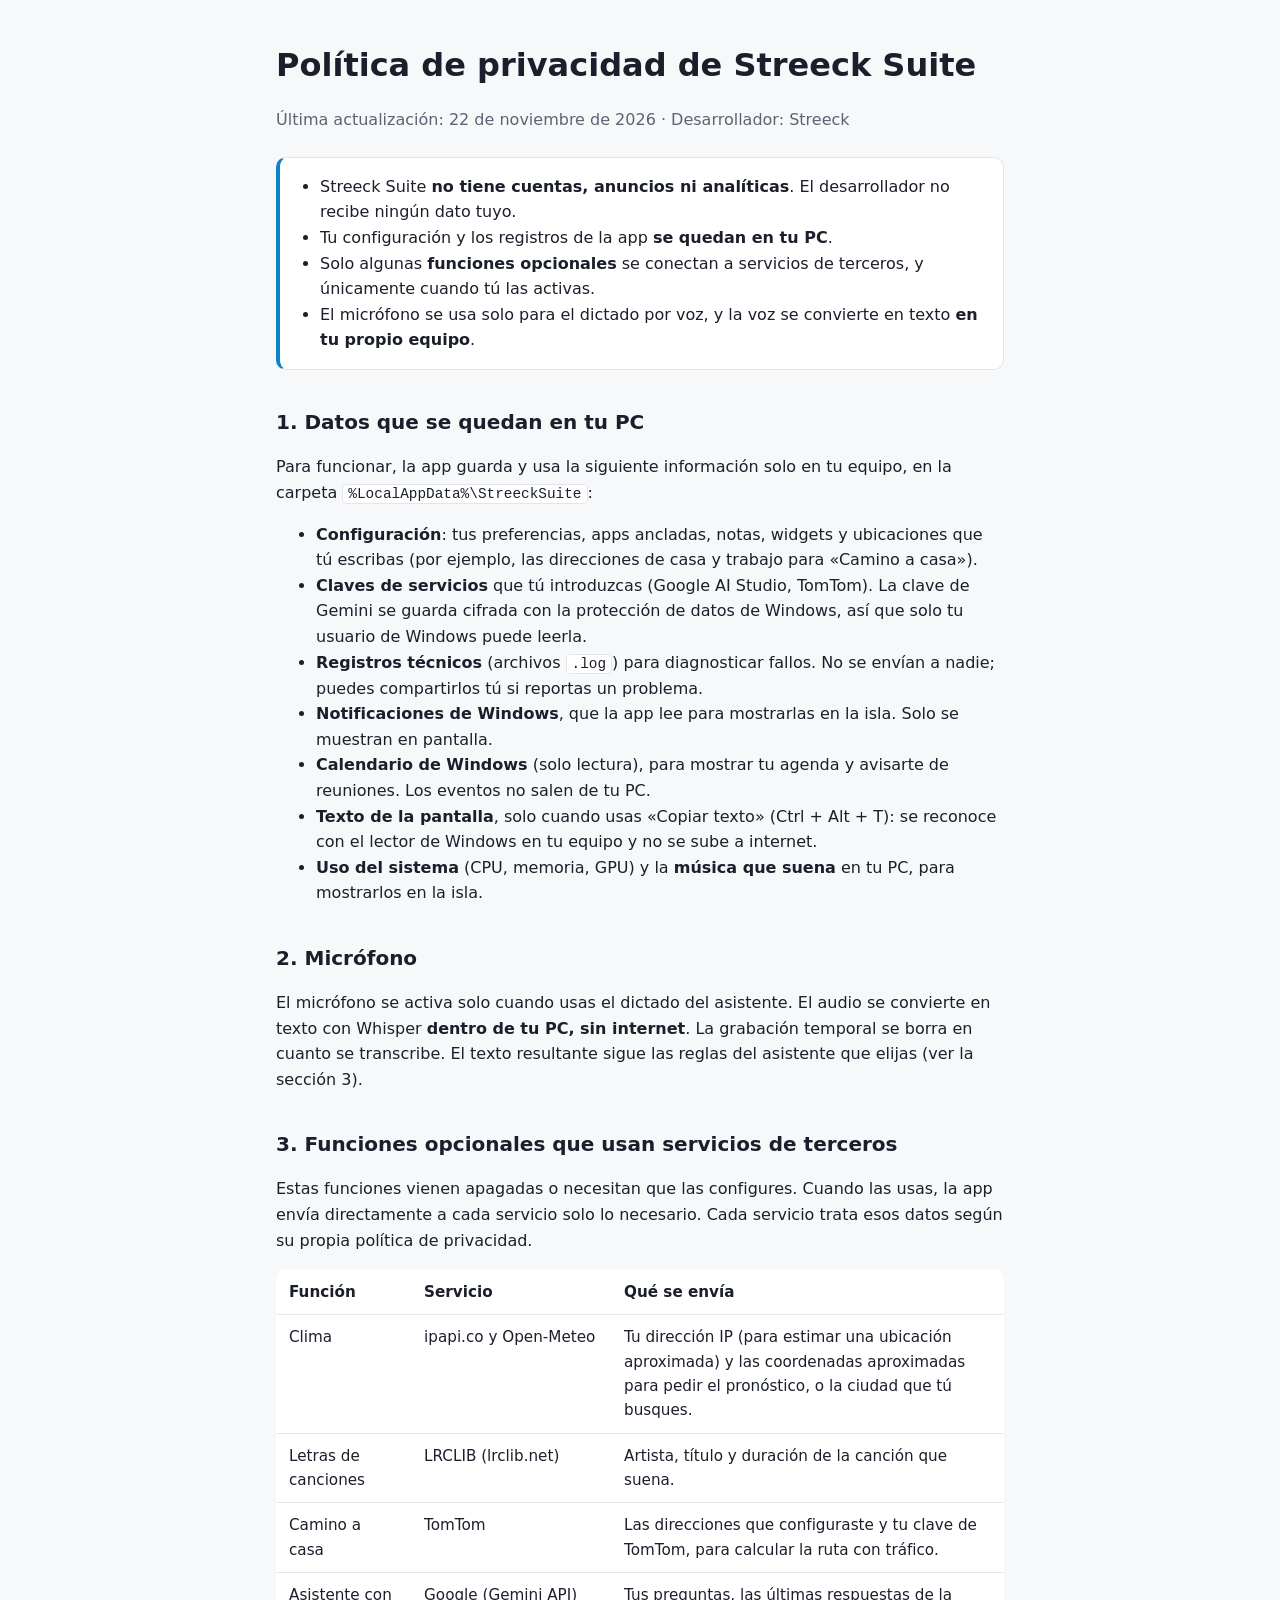
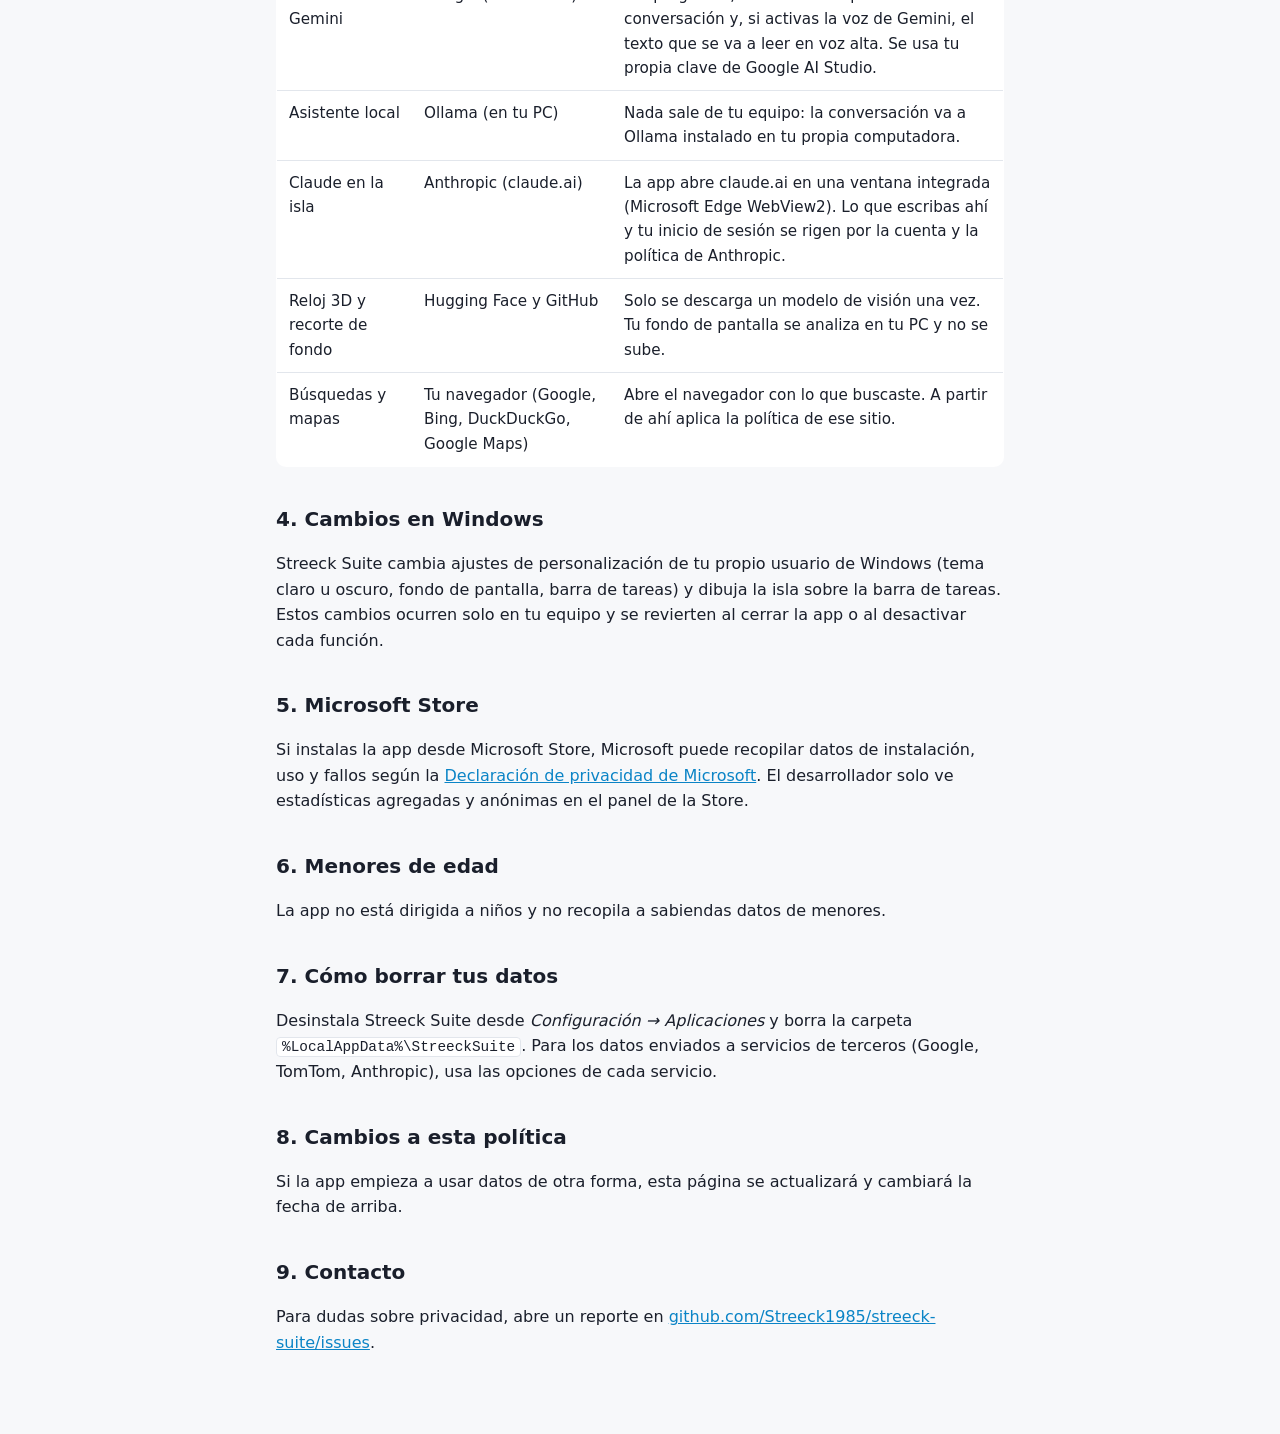
<file: docs/privacidad.html>
<!doctype html>
<html lang="es">
<head>
<meta charset="utf-8">
<meta name="viewport" content="width=device-width, initial-scale=1">
<title>Streeck Suite · Política de privacidad</title>
<meta name="description" content="Qué datos usa Streeck Suite, dónde se guardan y con quién se comparten.">
<style>
  :root {
    --bg: #f7f8fa; --card: #ffffff; --text: #1a1f2b; --muted: #5b6474; --line: #e2e6ec; --accent: #0b84c6;
  }
  @media (prefers-color-scheme: dark) {
    :root { --bg: #0b0f17; --card: #141a25; --text: #e6e9ef; --muted: #9aa4b5; --line: #263042; --accent: #38bdf8; }
  }
  * { box-sizing: border-box; }
  body { margin: 0; background: var(--bg); color: var(--text); font: 16px/1.6 "Segoe UI", system-ui, sans-serif; }
  main { max-width: 760px; margin: 0 auto; padding: 40px 16px 64px; }
  h1 { font-size: 2rem; margin: 0 0 4px; }
  h2 { font-size: 1.25rem; margin: 36px 0 8px; }
  p, li { color: var(--text); }
  .muted { color: var(--muted); }
  .summary { background: var(--card); border: 1px solid var(--line); border-left: 4px solid var(--accent); border-radius: 10px; padding: 16px 20px; margin: 24px 0; }
  .summary ul { margin: 0; padding-left: 20px; }
  .table-wrap { overflow-x: auto; }
  table { width: 100%; border-collapse: collapse; background: var(--card); border: 1px solid var(--line); border-radius: 10px; overflow: hidden; font-size: .95rem; }
  th, td { text-align: left; vertical-align: top; padding: 10px 12px; border-bottom: 1px solid var(--line); }
  th { font-weight: 600; }
  tr:last-child td { border-bottom: none; }
  a { color: var(--accent); }
  code { font-family: Consolas, monospace; font-size: .9em; background: var(--card); border: 1px solid var(--line); border-radius: 4px; padding: 1px 5px; }
</style>
</head>
<body>
<main>
  <h1>Política de privacidad de Streeck Suite</h1>
  <p class="muted">Última actualización: 22 de noviembre de 2026 · Desarrollador: Streeck</p>

  <div class="summary">
    <ul>
      <li>Streeck Suite <strong>no tiene cuentas, anuncios ni analíticas</strong>. El desarrollador no recibe ningún dato tuyo.</li>
      <li>Tu configuración y los registros de la app <strong>se quedan en tu PC</strong>.</li>
      <li>Solo algunas <strong>funciones opcionales</strong> se conectan a servicios de terceros, y únicamente cuando tú las activas.</li>
      <li>El micrófono se usa solo para el dictado por voz, y la voz se convierte en texto <strong>en tu propio equipo</strong>.</li>
    </ul>
  </div>

  <h2>1. Datos que se quedan en tu PC</h2>
  <p>Para funcionar, la app guarda y usa la siguiente información solo en tu equipo, en la carpeta <code>%LocalAppData%\StreeckSuite</code>:</p>
  <ul>
    <li><strong>Configuración</strong>: tus preferencias, apps ancladas, notas, widgets y ubicaciones que tú escribas (por ejemplo, las direcciones de casa y trabajo para «Camino a casa»).</li>
    <li><strong>Claves de servicios</strong> que tú introduzcas (Google AI Studio, TomTom). La clave de Gemini se guarda cifrada con la protección de datos de Windows, así que solo tu usuario de Windows puede leerla.</li>
    <li><strong>Registros técnicos</strong> (archivos <code>.log</code>) para diagnosticar fallos. No se envían a nadie; puedes compartirlos tú si reportas un problema.</li>
    <li><strong>Notificaciones de Windows</strong>, que la app lee para mostrarlas en la isla. Solo se muestran en pantalla.</li>
    <li><strong>Calendario de Windows</strong> (solo lectura), para mostrar tu agenda y avisarte de reuniones. Los eventos no salen de tu PC.</li>
    <li><strong>Texto de la pantalla</strong>, solo cuando usas «Copiar texto» (Ctrl + Alt + T): se reconoce con el lector de Windows en tu equipo y no se sube a internet.</li>
    <li><strong>Uso del sistema</strong> (CPU, memoria, GPU) y la <strong>música que suena</strong> en tu PC, para mostrarlos en la isla.</li>
  </ul>

  <h2>2. Micrófono</h2>
  <p>El micrófono se activa solo cuando usas el dictado del asistente. El audio se convierte en texto con Whisper <strong>dentro de tu PC, sin internet</strong>. La grabación temporal se borra en cuanto se transcribe. El texto resultante sigue las reglas del asistente que elijas (ver la sección 3).</p>

  <h2>3. Funciones opcionales que usan servicios de terceros</h2>
  <p>Estas funciones vienen apagadas o necesitan que las configures. Cuando las usas, la app envía directamente a cada servicio solo lo necesario. Cada servicio trata esos datos según su propia política de privacidad.</p>
  <div class="table-wrap">
  <table>
    <thead><tr><th>Función</th><th>Servicio</th><th>Qué se envía</th></tr></thead>
    <tbody>
      <tr><td>Clima</td><td>ipapi.co y Open-Meteo</td><td>Tu dirección IP (para estimar una ubicación aproximada) y las coordenadas aproximadas para pedir el pronóstico, o la ciudad que tú busques.</td></tr>
      <tr><td>Letras de canciones</td><td>LRCLIB (lrclib.net)</td><td>Artista, título y duración de la canción que suena.</td></tr>
      <tr><td>Camino a casa</td><td>TomTom</td><td>Las direcciones que configuraste y tu clave de TomTom, para calcular la ruta con tráfico.</td></tr>
      <tr><td>Asistente con Gemini</td><td>Google (Gemini API)</td><td>Tus preguntas, las últimas respuestas de la conversación y, si activas la voz de Gemini, el texto que se va a leer en voz alta. Se usa tu propia clave de Google AI Studio.</td></tr>
      <tr><td>Asistente local</td><td>Ollama (en tu PC)</td><td>Nada sale de tu equipo: la conversación va a Ollama instalado en tu propia computadora.</td></tr>
      <tr><td>Claude en la isla</td><td>Anthropic (claude.ai)</td><td>La app abre claude.ai en una ventana integrada (Microsoft Edge WebView2). Lo que escribas ahí y tu inicio de sesión se rigen por la cuenta y la política de Anthropic.</td></tr>
      <tr><td>Reloj 3D y recorte de fondo</td><td>Hugging Face y GitHub</td><td>Solo se descarga un modelo de visión una vez. Tu fondo de pantalla se analiza en tu PC y no se sube.</td></tr>
      <tr><td>Búsquedas y mapas</td><td>Tu navegador (Google, Bing, DuckDuckGo, Google Maps)</td><td>Abre el navegador con lo que buscaste. A partir de ahí aplica la política de ese sitio.</td></tr>
    </tbody>
  </table>
  </div>

  <h2>4. Cambios en Windows</h2>
  <p>Streeck Suite cambia ajustes de personalización de tu propio usuario de Windows (tema claro u oscuro, fondo de pantalla, barra de tareas) y dibuja la isla sobre la barra de tareas. Estos cambios ocurren solo en tu equipo y se revierten al cerrar la app o al desactivar cada función.</p>

  <h2>5. Microsoft Store</h2>
  <p>Si instalas la app desde Microsoft Store, Microsoft puede recopilar datos de instalación, uso y fallos según la <a href="https://privacy.microsoft.com/es-mx/privacystatement">Declaración de privacidad de Microsoft</a>. El desarrollador solo ve estadísticas agregadas y anónimas en el panel de la Store.</p>

  <h2>6. Menores de edad</h2>
  <p>La app no está dirigida a niños y no recopila a sabiendas datos de menores.</p>

  <h2>7. Cómo borrar tus datos</h2>
  <p>Desinstala Streeck Suite desde <em>Configuración → Aplicaciones</em> y borra la carpeta <code>%LocalAppData%\StreeckSuite</code>. Para los datos enviados a servicios de terceros (Google, TomTom, Anthropic), usa las opciones de cada servicio.</p>

  <h2>8. Cambios a esta política</h2>
  <p>Si la app empieza a usar datos de otra forma, esta página se actualizará y cambiará la fecha de arriba.</p>

  <h2>9. Contacto</h2>
  <p>Para dudas sobre privacidad, abre un reporte en <a href="https://github.com/Streeck1985/streeck-suite/issues">github.com/Streeck1985/streeck-suite/issues</a>.</p>
</main>
</body>
</html>
</file>
